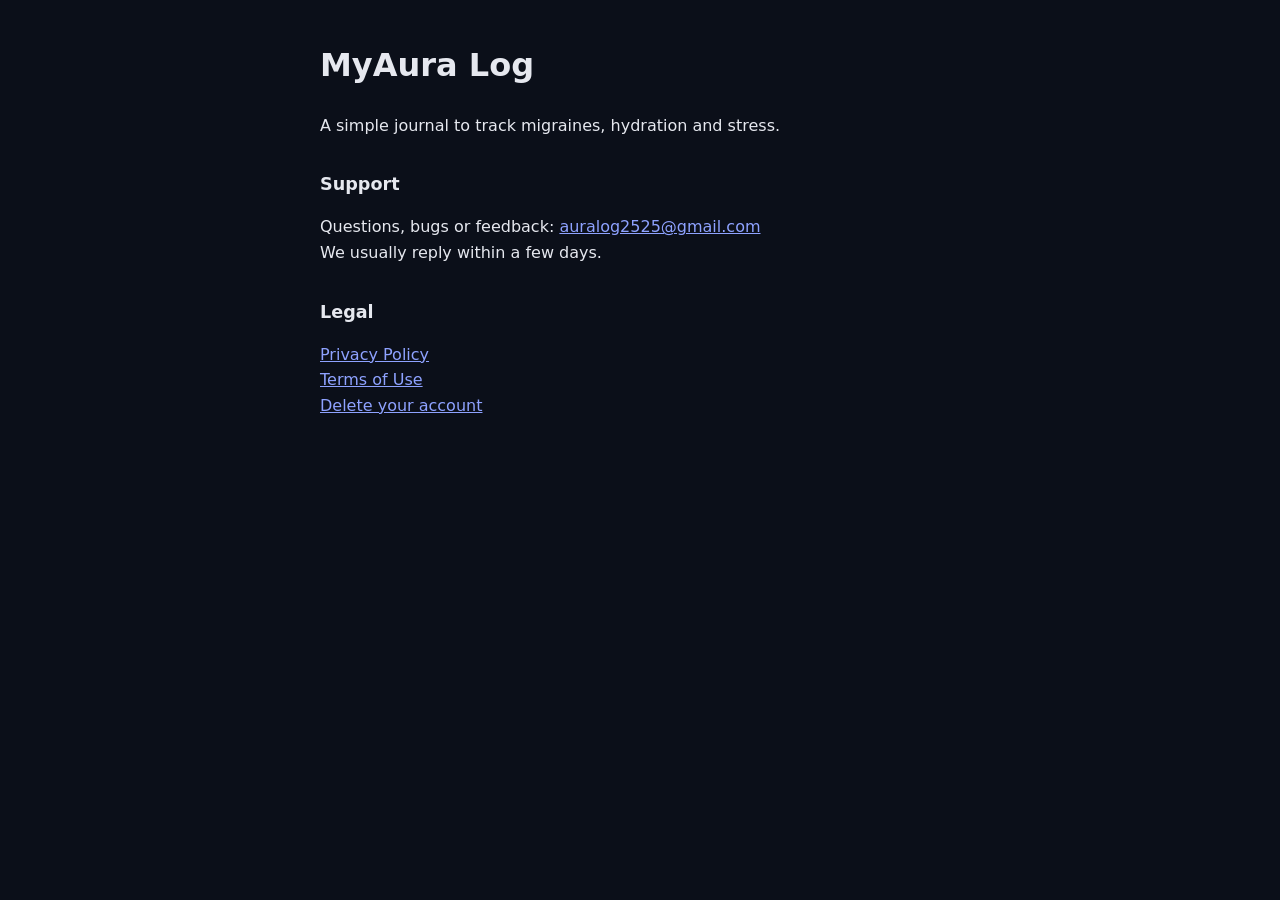
<file: index.html>
<!DOCTYPE html>
<html lang="en"><head><meta charset="utf-8">
<meta name="viewport" content="width=device-width, initial-scale=1">
<title>MyAura Log</title>
<style>
 body{font-family:-apple-system,system-ui,sans-serif;background:#0b0f19;color:#e6e8ef;max-width:640px;margin:40px auto;padding:0 20px;line-height:1.6}
 a{color:#8ea2ff} h2{margin-top:32px;font-size:1.1em}
</style></head>
<body>
<h1>MyAura Log</h1>
<p>A simple journal to track migraines, hydration and stress.</p>

<h2>Support</h2>
<p>Questions, bugs or feedback: <a href="mailto:auralog2525@gmail.com">auralog2525@gmail.com</a><br>
We usually reply within a few days.</p>

<h2>Legal</h2>
<p><a href="privacy/">Privacy Policy</a><br>
<a href="terms/">Terms of Use</a><br>
<a href="delete-account/">Delete your account</a></p>
</body></html>
</file>
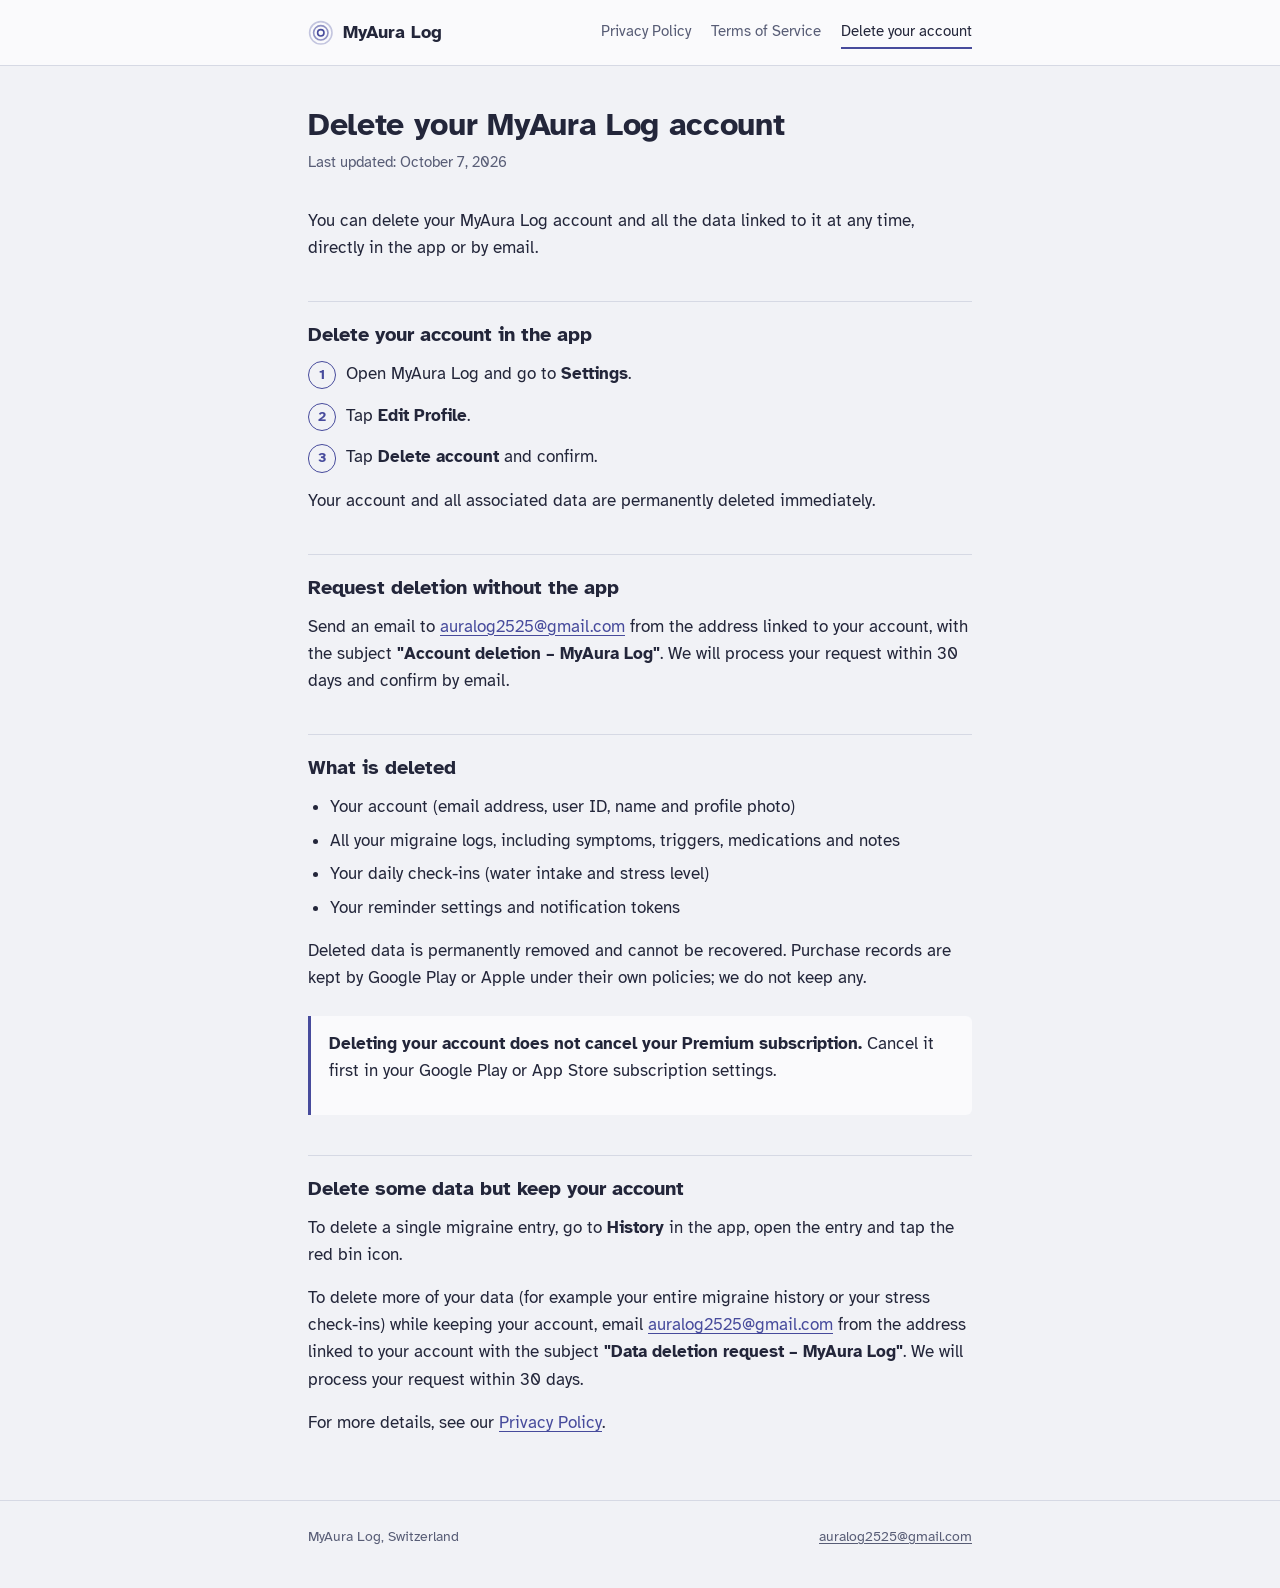
<file: delete-account/index.html>
<!DOCTYPE html>
<html lang="en">
<head>
<meta charset="utf-8">
<meta name="viewport" content="width=device-width, initial-scale=1">
<title>Delete your account – MyAura Log</title>
<meta name="description" content="How to delete your MyAura Log account and data.">
<link rel="preconnect" href="https://fonts.googleapis.com">
<link rel="preconnect" href="https://fonts.gstatic.com" crossorigin>
<link href="https://fonts.googleapis.com/css2?family=Atkinson+Hyperlegible:wght@400;700&display=swap" rel="stylesheet">
<link rel="stylesheet" href="/assets/site.css">
</head>
<body>
<header class="site-header">
  <div class="inner">
    <a class="brand" href="/">
      <svg viewBox="0 0 32 32" fill="none" stroke="currentColor" stroke-width="2" aria-hidden="true"><circle cx="16" cy="16" r="4"/><circle cx="16" cy="16" r="9" opacity=".6"/><circle cx="16" cy="16" r="14" opacity=".3"/></svg>
      MyAura Log
    </a>
    <nav class="site-nav" aria-label="Legal pages">
      <a href="/privacy/">Privacy Policy</a>
      <a href="/terms/">Terms of Service</a>
      <a href="/delete-account/" aria-current="page">Delete your account</a>
    </nav>
  </div>
</header>
<main>
<h1>Delete your MyAura Log account</h1>
<p class="updated">Last updated: October 7, 2026</p>

<p>You can delete your MyAura Log account and all the data linked to it at any time, directly in the app or by email.</p>

<h2>Delete your account in the app</h2>
<ol class="steps">
  <li>Open MyAura Log and go to <strong>Settings</strong>.</li>
  <li>Tap <strong>Edit Profile</strong>.</li>
  <li>Tap <strong>Delete account</strong> and confirm.</li>
</ol>
<p>Your account and all associated data are permanently deleted immediately.</p>

<h2>Request deletion without the app</h2>
<p>Send an email to <a href="mailto:auralog2525@gmail.com?subject=Account%20deletion%20%E2%80%93%20MyAura%20Log">auralog2525@gmail.com</a> from the address linked to your account, with the subject <strong>"Account deletion – MyAura Log"</strong>. We will process your request within 30 days and confirm by email.</p>

<h2>What is deleted</h2>
<ul>
  <li>Your account (email address, user ID, name and profile photo)</li>
  <li>All your migraine logs, including symptoms, triggers, medications and notes</li>
  <li>Your daily check-ins (water intake and stress level)</li>
  <li>Your reminder settings and notification tokens</li>
</ul>
<p>Deleted data is permanently removed and cannot be recovered. Purchase records are kept by Google Play or Apple under their own policies; we do not keep any.</p>

<div class="note">
  <p><strong>Deleting your account does not cancel your Premium subscription.</strong> Cancel it first in your Google Play or App Store subscription settings.</p>
</div>

<h2>Delete some data but keep your account</h2>
<p>To delete a single migraine entry, go to <strong>History</strong> in the app, open the entry and tap the red bin icon.</p>
<p>To delete more of your data (for example your entire migraine history or your stress check-ins) while keeping your account, email <a href="mailto:auralog2525@gmail.com?subject=Data%20deletion%20request%20%E2%80%93%20MyAura%20Log">auralog2525@gmail.com</a> from the address linked to your account with the subject <strong>"Data deletion request – MyAura Log"</strong>. We will process your request within 30 days.</p>

<p>For more details, see our <a href="/privacy/">Privacy Policy</a>.</p>
</main>
<footer class="site-footer">
  <div class="inner">
    <span>MyAura Log, Switzerland</span>
    <a href="mailto:auralog2525@gmail.com">auralog2525@gmail.com</a>
  </div>
</footer>
</body>
</html>
</file>
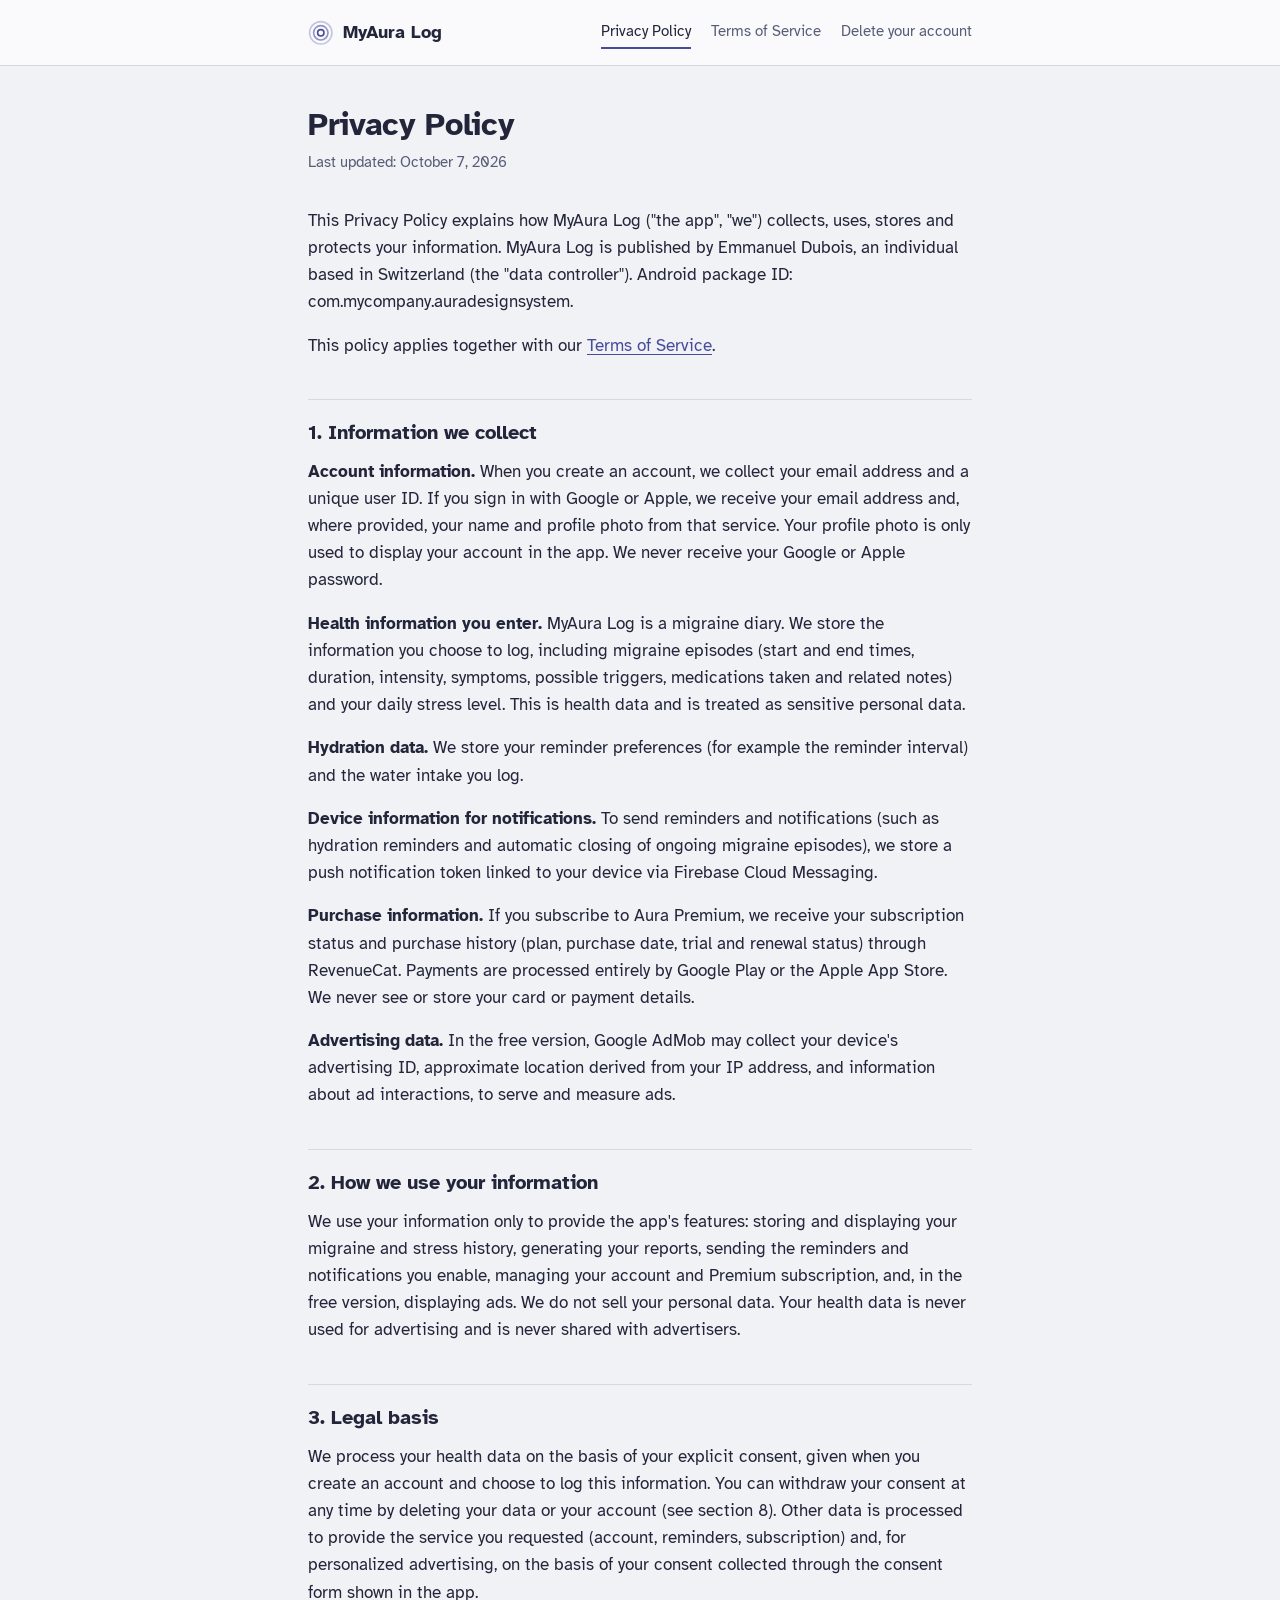
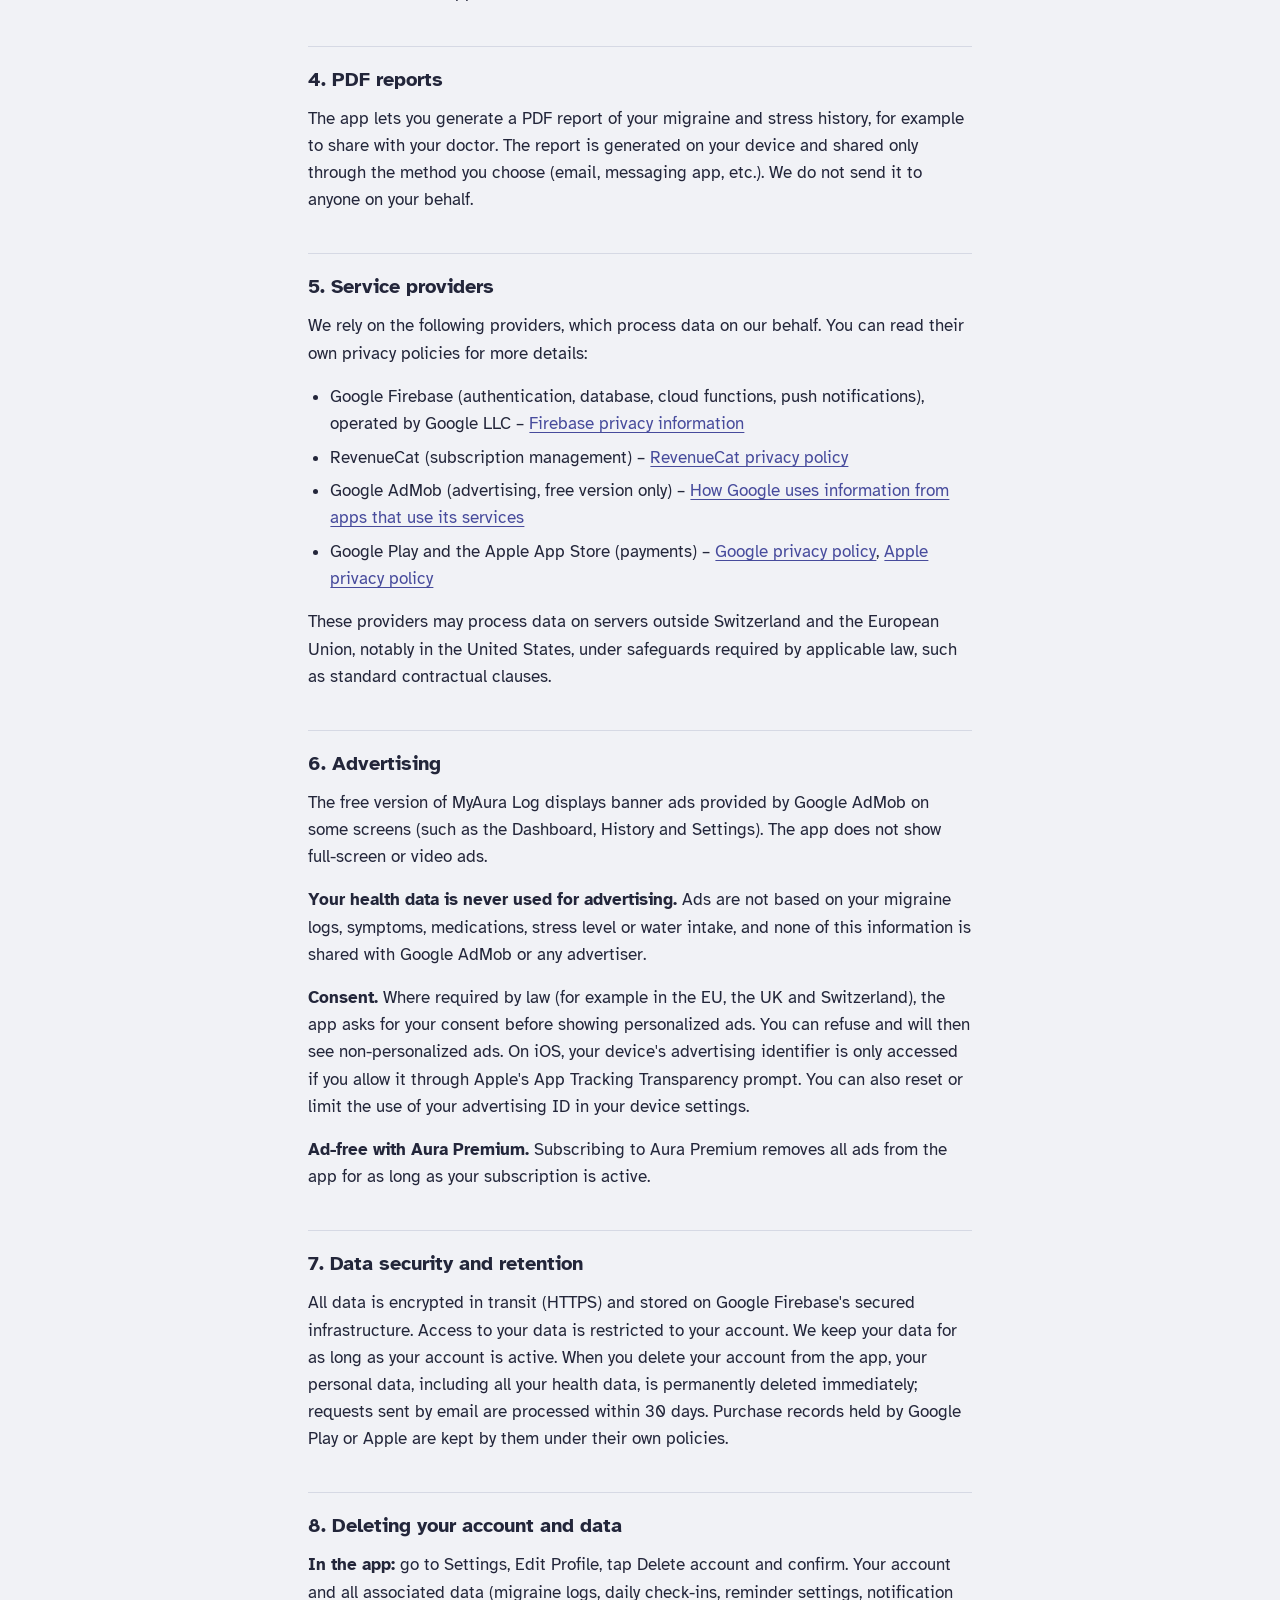
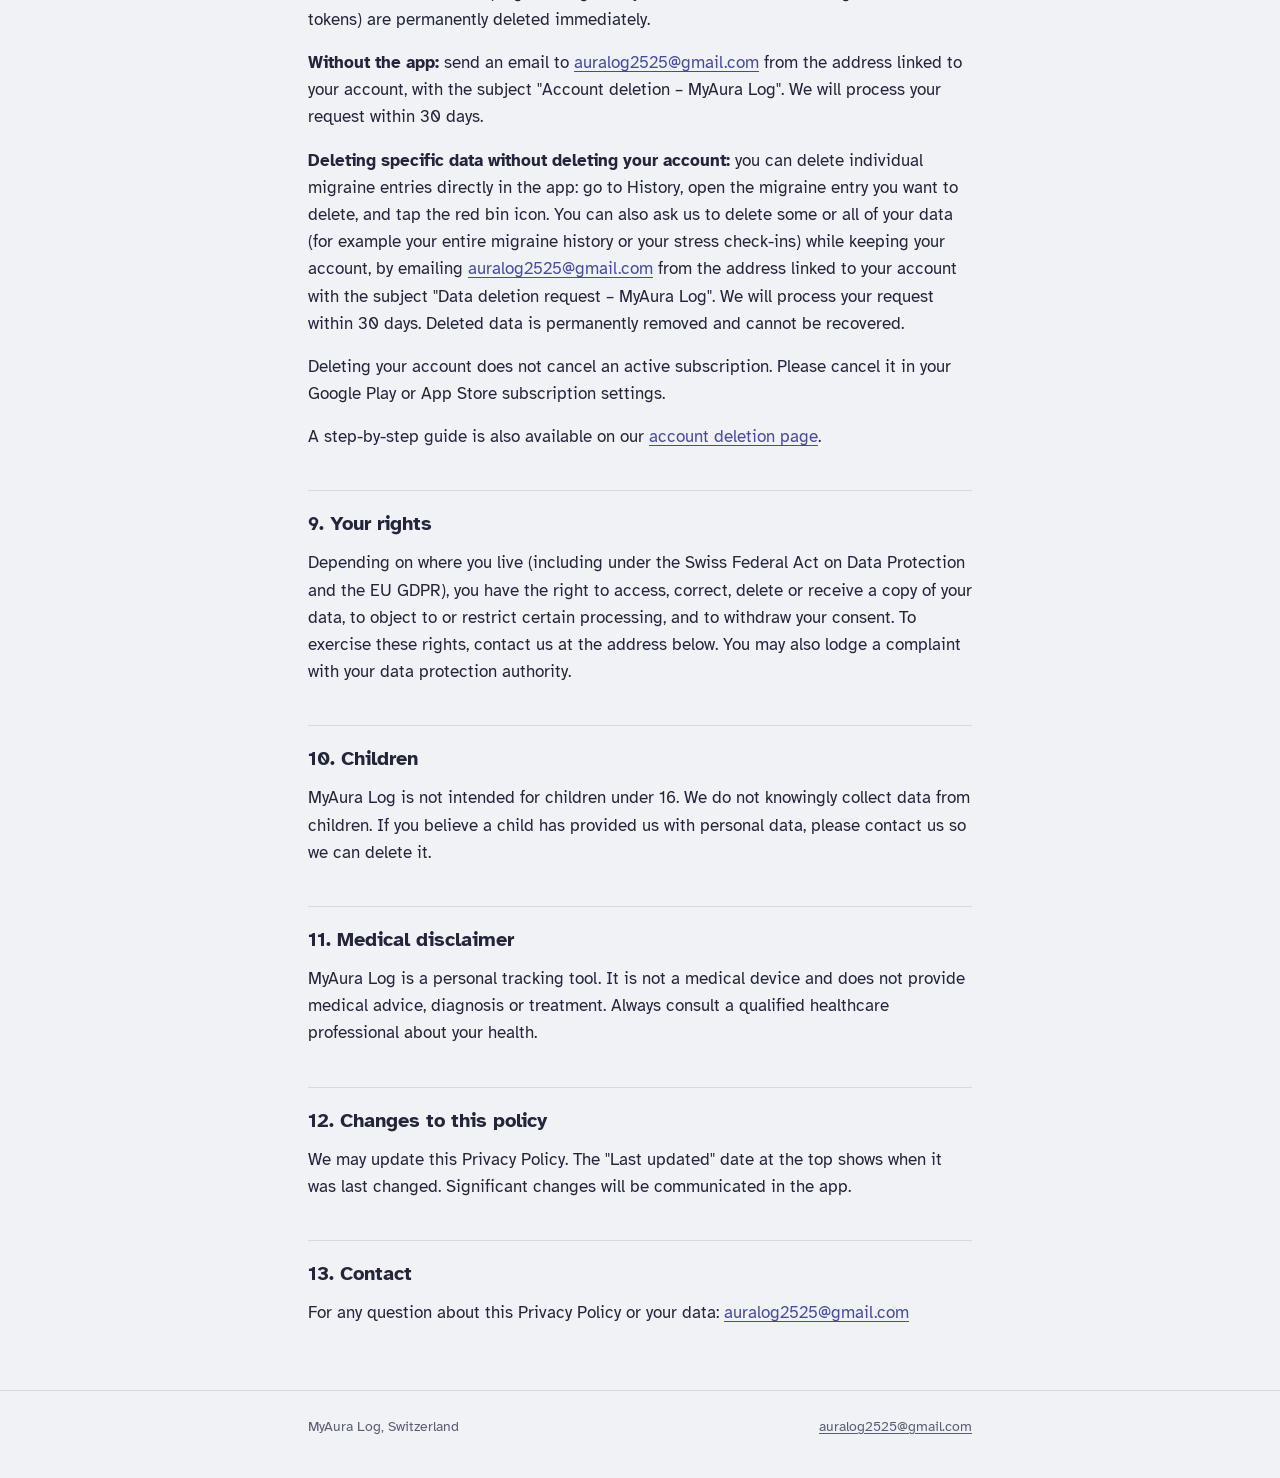
<file: privacy/index.html>
<!DOCTYPE html>
<html lang="en">
<head>
<meta charset="utf-8">
<meta name="viewport" content="width=device-width, initial-scale=1">
<title>Privacy Policy – MyAura Log</title>
<meta name="description" content="How MyAura Log collects, uses and protects your data.">
<link rel="preconnect" href="https://fonts.googleapis.com">
<link rel="preconnect" href="https://fonts.gstatic.com" crossorigin>
<link href="https://fonts.googleapis.com/css2?family=Atkinson+Hyperlegible:wght@400;700&display=swap" rel="stylesheet">
<link rel="stylesheet" href="/assets/site.css">
</head>
<body>
<header class="site-header">
  <div class="inner">
    <a class="brand" href="/">
      <svg viewBox="0 0 32 32" fill="none" stroke="currentColor" stroke-width="2" aria-hidden="true"><circle cx="16" cy="16" r="4"/><circle cx="16" cy="16" r="9" opacity=".6"/><circle cx="16" cy="16" r="14" opacity=".3"/></svg>
      MyAura Log
    </a>
    <nav class="site-nav" aria-label="Legal pages">
      <a href="/privacy/" aria-current="page">Privacy Policy</a>
      <a href="/terms/">Terms of Service</a>
      <a href="/delete-account/">Delete your account</a>
    </nav>
  </div>
</header>
<main>
<h1>Privacy Policy</h1>
<p class="updated">Last updated: October 7, 2026</p>

<p>This Privacy Policy explains how MyAura Log ("the app", "we") collects, uses, stores and protects your information. MyAura Log is published by Emmanuel Dubois, an individual based in Switzerland (the "data controller"). Android package ID: com.mycompany.auradesignsystem.</p>
<p>This policy applies together with our <a href="/terms/">Terms of Service</a>.</p>

<h2>1. Information we collect</h2>
<p><strong>Account information.</strong> When you create an account, we collect your email address and a unique user ID. If you sign in with Google or Apple, we receive your email address and, where provided, your name and profile photo from that service. Your profile photo is only used to display your account in the app. We never receive your Google or Apple password.</p>
<p><strong>Health information you enter.</strong> MyAura Log is a migraine diary. We store the information you choose to log, including migraine episodes (start and end times, duration, intensity, symptoms, possible triggers, medications taken and related notes) and your daily stress level. This is health data and is treated as sensitive personal data.</p>
<p><strong>Hydration data.</strong> We store your reminder preferences (for example the reminder interval) and the water intake you log.</p>
<p><strong>Device information for notifications.</strong> To send reminders and notifications (such as hydration reminders and automatic closing of ongoing migraine episodes), we store a push notification token linked to your device via Firebase Cloud Messaging.</p>
<p><strong>Purchase information.</strong> If you subscribe to Aura Premium, we receive your subscription status and purchase history (plan, purchase date, trial and renewal status) through RevenueCat. Payments are processed entirely by Google Play or the Apple App Store. We never see or store your card or payment details.</p>
<p><strong>Advertising data.</strong> In the free version, Google AdMob may collect your device's advertising ID, approximate location derived from your IP address, and information about ad interactions, to serve and measure ads.</p>

<h2>2. How we use your information</h2>
<p>We use your information only to provide the app's features: storing and displaying your migraine and stress history, generating your reports, sending the reminders and notifications you enable, managing your account and Premium subscription, and, in the free version, displaying ads. We do not sell your personal data. Your health data is never used for advertising and is never shared with advertisers.</p>

<h2>3. Legal basis</h2>
<p>We process your health data on the basis of your explicit consent, given when you create an account and choose to log this information. You can withdraw your consent at any time by deleting your data or your account (see section 8). Other data is processed to provide the service you requested (account, reminders, subscription) and, for personalized advertising, on the basis of your consent collected through the consent form shown in the app.</p>

<h2>4. PDF reports</h2>
<p>The app lets you generate a PDF report of your migraine and stress history, for example to share with your doctor. The report is generated on your device and shared only through the method you choose (email, messaging app, etc.). We do not send it to anyone on your behalf.</p>

<h2>5. Service providers</h2>
<p>We rely on the following providers, which process data on our behalf. You can read their own privacy policies for more details:</p>
<ul>
  <li>Google Firebase (authentication, database, cloud functions, push notifications), operated by Google LLC – <a href="https://firebase.google.com/support/privacy">Firebase privacy information</a></li>
  <li>RevenueCat (subscription management) – <a href="https://www.revenuecat.com/privacy">RevenueCat privacy policy</a></li>
  <li>Google AdMob (advertising, free version only) – <a href="https://policies.google.com/technologies/partner-sites">How Google uses information from apps that use its services</a></li>
  <li>Google Play and the Apple App Store (payments) – <a href="https://policies.google.com/privacy">Google privacy policy</a>, <a href="https://www.apple.com/legal/privacy/">Apple privacy policy</a></li>
</ul>
<p>These providers may process data on servers outside Switzerland and the European Union, notably in the United States, under safeguards required by applicable law, such as standard contractual clauses.</p>

<h2>6. Advertising</h2>
<p>The free version of MyAura Log displays banner ads provided by Google AdMob on some screens (such as the Dashboard, History and Settings). The app does not show full-screen or video ads.</p>
<p><strong>Your health data is never used for advertising.</strong> Ads are not based on your migraine logs, symptoms, medications, stress level or water intake, and none of this information is shared with Google AdMob or any advertiser.</p>
<p><strong>Consent.</strong> Where required by law (for example in the EU, the UK and Switzerland), the app asks for your consent before showing personalized ads. You can refuse and will then see non-personalized ads. On iOS, your device's advertising identifier is only accessed if you allow it through Apple's App Tracking Transparency prompt. You can also reset or limit the use of your advertising ID in your device settings.</p>
<p><strong>Ad-free with Aura Premium.</strong> Subscribing to Aura Premium removes all ads from the app for as long as your subscription is active.</p>

<h2>7. Data security and retention</h2>
<p>All data is encrypted in transit (HTTPS) and stored on Google Firebase's secured infrastructure. Access to your data is restricted to your account. We keep your data for as long as your account is active. When you delete your account from the app, your personal data, including all your health data, is permanently deleted immediately; requests sent by email are processed within 30 days. Purchase records held by Google Play or Apple are kept by them under their own policies.</p>

<h2>8. Deleting your account and data</h2>
<p><strong>In the app:</strong> go to Settings, Edit Profile, tap Delete account and confirm. Your account and all associated data (migraine logs, daily check-ins, reminder settings, notification tokens) are permanently deleted immediately.</p>
<p><strong>Without the app:</strong> send an email to <a href="mailto:auralog2525@gmail.com">auralog2525@gmail.com</a> from the address linked to your account, with the subject "Account deletion – MyAura Log". We will process your request within 30 days.</p>
<p><strong>Deleting specific data without deleting your account:</strong> you can delete individual migraine entries directly in the app: go to History, open the migraine entry you want to delete, and tap the red bin icon. You can also ask us to delete some or all of your data (for example your entire migraine history or your stress check-ins) while keeping your account, by emailing <a href="mailto:auralog2525@gmail.com">auralog2525@gmail.com</a> from the address linked to your account with the subject "Data deletion request – MyAura Log". We will process your request within 30 days. Deleted data is permanently removed and cannot be recovered.</p>
<p>Deleting your account does not cancel an active subscription. Please cancel it in your Google Play or App Store subscription settings.</p>
<p>A step-by-step guide is also available on our <a href="/delete-account/">account deletion page</a>.</p>

<h2>9. Your rights</h2>
<p>Depending on where you live (including under the Swiss Federal Act on Data Protection and the EU GDPR), you have the right to access, correct, delete or receive a copy of your data, to object to or restrict certain processing, and to withdraw your consent. To exercise these rights, contact us at the address below. You may also lodge a complaint with your data protection authority.</p>

<h2>10. Children</h2>
<p>MyAura Log is not intended for children under 16. We do not knowingly collect data from children. If you believe a child has provided us with personal data, please contact us so we can delete it.</p>

<h2>11. Medical disclaimer</h2>
<p>MyAura Log is a personal tracking tool. It is not a medical device and does not provide medical advice, diagnosis or treatment. Always consult a qualified healthcare professional about your health.</p>

<h2>12. Changes to this policy</h2>
<p>We may update this Privacy Policy. The "Last updated" date at the top shows when it was last changed. Significant changes will be communicated in the app.</p>

<h2>13. Contact</h2>
<p>For any question about this Privacy Policy or your data: <a href="mailto:auralog2525@gmail.com">auralog2525@gmail.com</a></p>
</main>
<footer class="site-footer">
  <div class="inner">
    <span>MyAura Log, Switzerland</span>
    <a href="mailto:auralog2525@gmail.com">auralog2525@gmail.com</a>
  </div>
</footer>
</body>
</html>
</file>
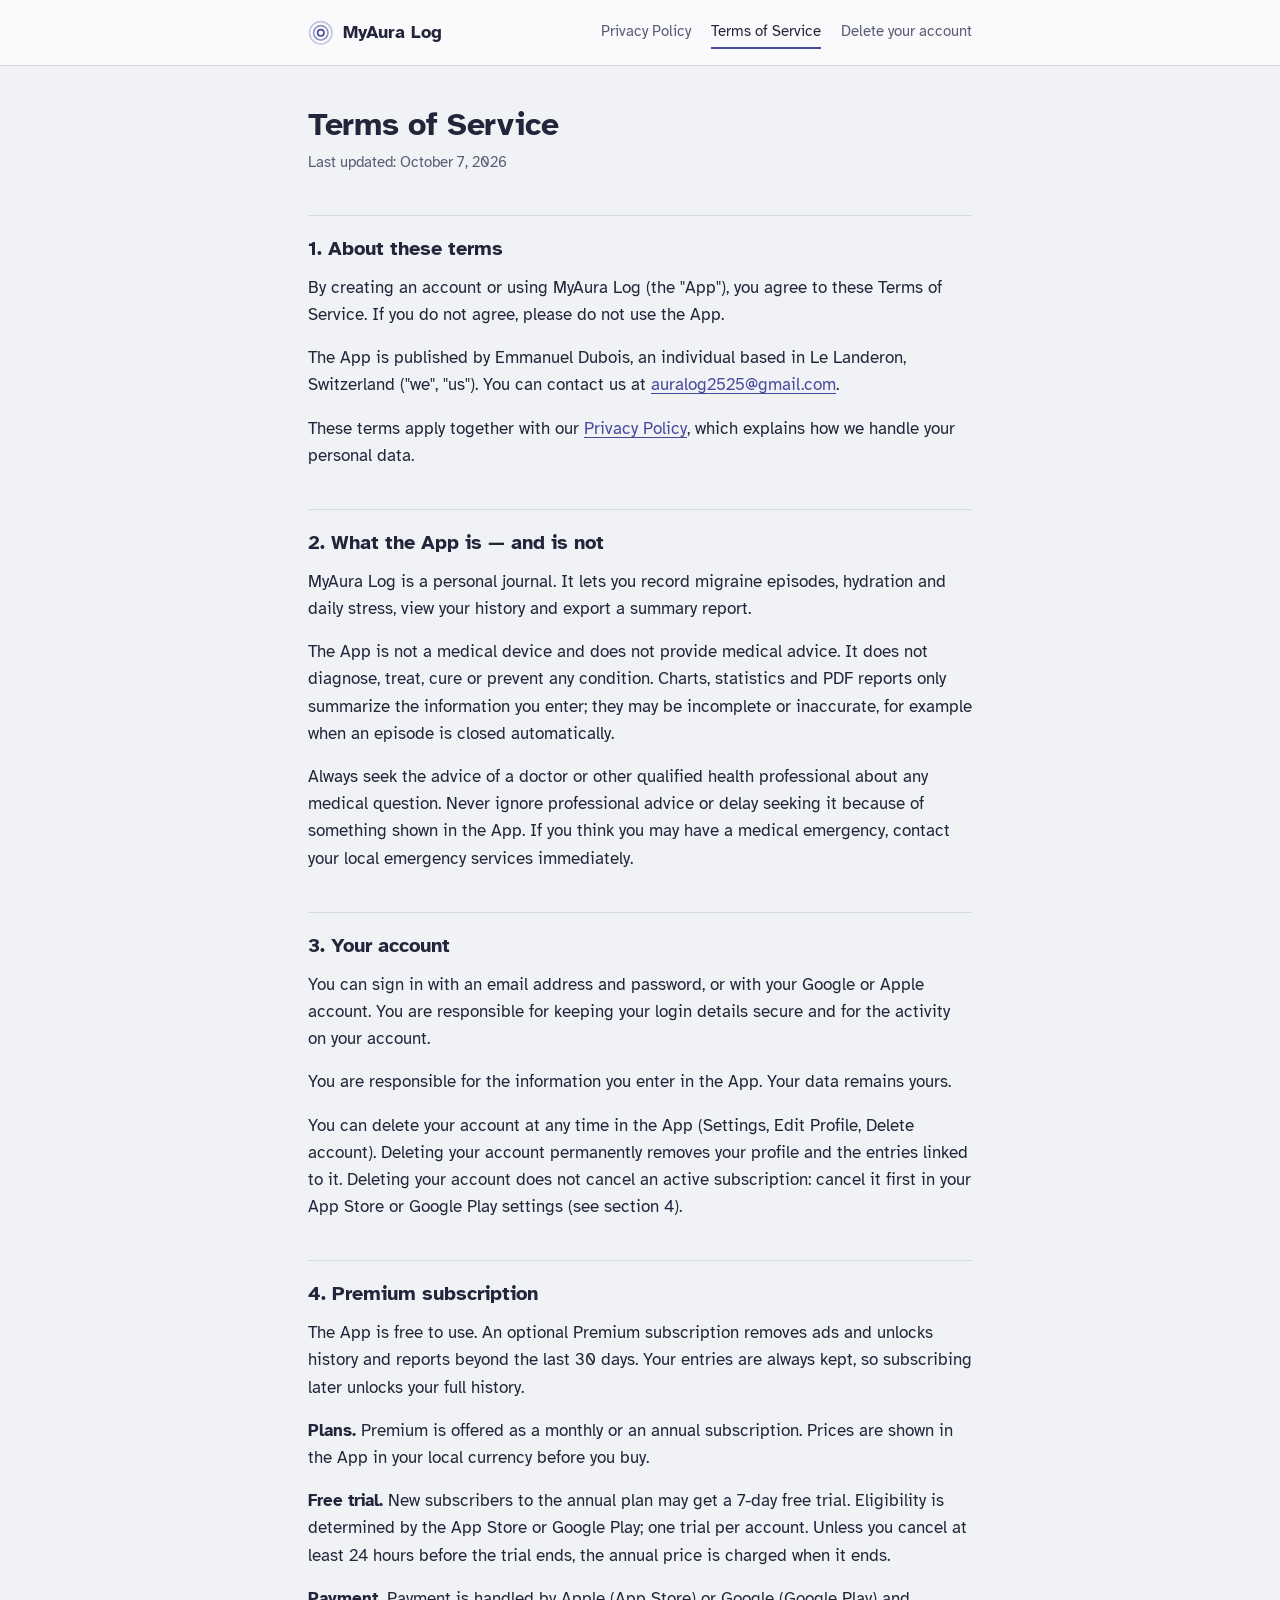
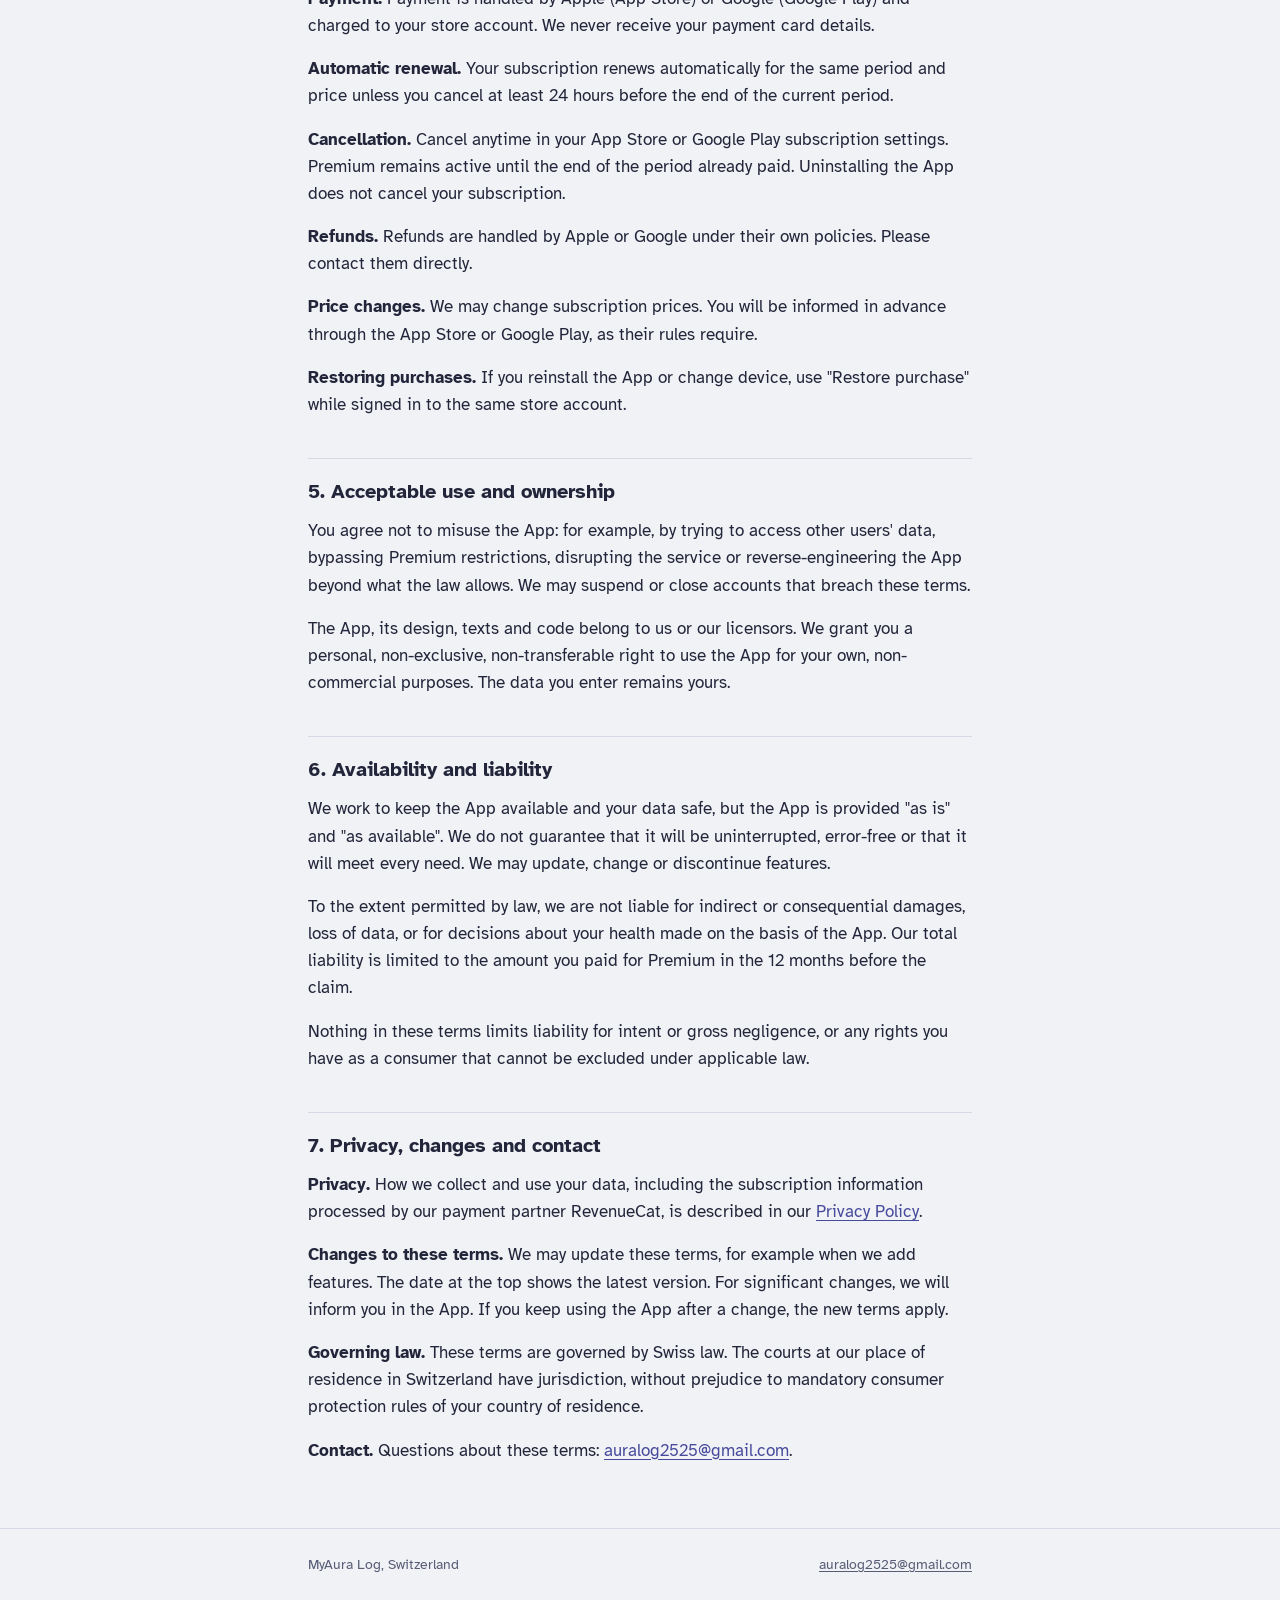
<file: terms/index.html>
<!DOCTYPE html>
<html lang="en">
<head>
<meta charset="utf-8">
<meta name="viewport" content="width=device-width, initial-scale=1">
<title>Terms of Service – MyAura Log</title>
<meta name="description" content="Terms of Service for the MyAura Log app and Aura Premium subscription.">
<link rel="preconnect" href="https://fonts.googleapis.com">
<link rel="preconnect" href="https://fonts.gstatic.com" crossorigin>
<link href="https://fonts.googleapis.com/css2?family=Atkinson+Hyperlegible:wght@400;700&display=swap" rel="stylesheet">
<link rel="stylesheet" href="/assets/site.css">
</head>
<body>
<header class="site-header">
  <div class="inner">
    <a class="brand" href="/">
      <svg viewBox="0 0 32 32" fill="none" stroke="currentColor" stroke-width="2" aria-hidden="true"><circle cx="16" cy="16" r="4"/><circle cx="16" cy="16" r="9" opacity=".6"/><circle cx="16" cy="16" r="14" opacity=".3"/></svg>
      MyAura Log
    </a>
    <nav class="site-nav" aria-label="Legal pages">
      <a href="/privacy/">Privacy Policy</a>
      <a href="/terms/" aria-current="page">Terms of Service</a>
      <a href="/delete-account/">Delete your account</a>
    </nav>
  </div>
</header>
<main>
<h1>Terms of Service</h1>
<p class="updated">Last updated: October 7, 2026</p>

<h2>1. About these terms</h2>
<p>By creating an account or using MyAura Log (the "App"), you agree to these Terms of Service. If you do not agree, please do not use the App.</p>
<p>The App is published by Emmanuel Dubois, an individual based in Le Landeron, Switzerland ("we", "us"). You can contact us at <a href="mailto:auralog2525@gmail.com">auralog2525@gmail.com</a>.</p>
<p>These terms apply together with our <a href="/privacy/">Privacy Policy</a>, which explains how we handle your personal data.</p>

<h2>2. What the App is — and is not</h2>
<p>MyAura Log is a personal journal. It lets you record migraine episodes, hydration and daily stress, view your history and export a summary report.</p>
<p>The App is not a medical device and does not provide medical advice. It does not diagnose, treat, cure or prevent any condition. Charts, statistics and PDF reports only summarize the information you enter; they may be incomplete or inaccurate, for example when an episode is closed automatically.</p>
<p>Always seek the advice of a doctor or other qualified health professional about any medical question. Never ignore professional advice or delay seeking it because of something shown in the App. If you think you may have a medical emergency, contact your local emergency services immediately.</p>

<h2>3. Your account</h2>
<p>You can sign in with an email address and password, or with your Google or Apple account. You are responsible for keeping your login details secure and for the activity on your account.</p>
<p>You are responsible for the information you enter in the App. Your data remains yours.</p>
<p>You can delete your account at any time in the App (Settings, Edit Profile, Delete account). Deleting your account permanently removes your profile and the entries linked to it. Deleting your account does not cancel an active subscription: cancel it first in your App Store or Google Play settings (see section 4).</p>

<h2>4. Premium subscription</h2>
<p>The App is free to use. An optional Premium subscription removes ads and unlocks history and reports beyond the last 30 days. Your entries are always kept, so subscribing later unlocks your full history.</p>
<p><strong>Plans.</strong> Premium is offered as a monthly or an annual subscription. Prices are shown in the App in your local currency before you buy.</p>
<p><strong>Free trial.</strong> New subscribers to the annual plan may get a 7-day free trial. Eligibility is determined by the App Store or Google Play; one trial per account. Unless you cancel at least 24 hours before the trial ends, the annual price is charged when it ends.</p>
<p><strong>Payment.</strong> Payment is handled by Apple (App Store) or Google (Google Play) and charged to your store account. We never receive your payment card details.</p>
<p><strong>Automatic renewal.</strong> Your subscription renews automatically for the same period and price unless you cancel at least 24 hours before the end of the current period.</p>
<p><strong>Cancellation.</strong> Cancel anytime in your App Store or Google Play subscription settings. Premium remains active until the end of the period already paid. Uninstalling the App does not cancel your subscription.</p>
<p><strong>Refunds.</strong> Refunds are handled by Apple or Google under their own policies. Please contact them directly.</p>
<p><strong>Price changes.</strong> We may change subscription prices. You will be informed in advance through the App Store or Google Play, as their rules require.</p>
<p><strong>Restoring purchases.</strong> If you reinstall the App or change device, use "Restore purchase" while signed in to the same store account.</p>

<h2>5. Acceptable use and ownership</h2>
<p>You agree not to misuse the App: for example, by trying to access other users' data, bypassing Premium restrictions, disrupting the service or reverse-engineering the App beyond what the law allows. We may suspend or close accounts that breach these terms.</p>
<p>The App, its design, texts and code belong to us or our licensors. We grant you a personal, non-exclusive, non-transferable right to use the App for your own, non-commercial purposes. The data you enter remains yours.</p>

<h2>6. Availability and liability</h2>
<p>We work to keep the App available and your data safe, but the App is provided "as is" and "as available". We do not guarantee that it will be uninterrupted, error-free or that it will meet every need. We may update, change or discontinue features.</p>
<p>To the extent permitted by law, we are not liable for indirect or consequential damages, loss of data, or for decisions about your health made on the basis of the App. Our total liability is limited to the amount you paid for Premium in the 12 months before the claim.</p>
<p>Nothing in these terms limits liability for intent or gross negligence, or any rights you have as a consumer that cannot be excluded under applicable law.</p>

<h2>7. Privacy, changes and contact</h2>
<p><strong>Privacy.</strong> How we collect and use your data, including the subscription information processed by our payment partner RevenueCat, is described in our <a href="/privacy/">Privacy Policy</a>.</p>
<p><strong>Changes to these terms.</strong> We may update these terms, for example when we add features. The date at the top shows the latest version. For significant changes, we will inform you in the App. If you keep using the App after a change, the new terms apply.</p>
<p><strong>Governing law.</strong> These terms are governed by Swiss law. The courts at our place of residence in Switzerland have jurisdiction, without prejudice to mandatory consumer protection rules of your country of residence.</p>
<p><strong>Contact.</strong> Questions about these terms: <a href="mailto:auralog2525@gmail.com">auralog2525@gmail.com</a>.</p>
</main>
<footer class="site-footer">
  <div class="inner">
    <span>MyAura Log, Switzerland</span>
    <a href="mailto:auralog2525@gmail.com">auralog2525@gmail.com</a>
  </div>
</footer>
</body>
</html>
</file>
<file: assets/site.css>
/* MyAura Log – legal pages. Low-glare palette for light-sensitive readers; follows the system dark mode. */
:root {
  --bg: #F1F2F6;
  --surface: #FAFAFC;
  --ink: #23263A;
  --muted: #585D76;
  --accent: #474B9C;
  --rule: #D6D9E4;
  color-scheme: light dark;
}
@media (prefers-color-scheme: dark) {
  :root {
    --bg: #15172A;
    --surface: #1B1E33;
    --ink: #E1E2EC;
    --muted: #A2A5BC;
    --accent: #ADB0F2;
    --rule: #2D3050;
  }
}
* { box-sizing: border-box; }
html { -webkit-text-size-adjust: 100%; }
body {
  margin: 0;
  background: var(--bg);
  color: var(--ink);
  font-family: "Atkinson Hyperlegible", system-ui, -apple-system, "Segoe UI", Roboto, sans-serif;
  font-size: 1.0625rem;
  line-height: 1.6;
}
a { color: var(--accent); text-underline-offset: 0.15em; }
a:focus-visible { outline: 2px solid var(--accent); outline-offset: 3px; border-radius: 2px; }

.site-header {
  border-bottom: 1px solid var(--rule);
  background: var(--surface);
}
.site-header .inner {
  max-width: 44rem;
  margin: 0 auto;
  padding: 1rem 1.25rem;
  display: flex;
  flex-wrap: wrap;
  align-items: center;
  justify-content: space-between;
  gap: 0.75rem 1.5rem;
}
.brand {
  display: inline-flex;
  align-items: center;
  gap: 0.6rem;
  color: var(--ink);
  text-decoration: none;
  font-weight: 700;
  font-size: 1.1rem;
}
.brand svg { width: 1.6rem; height: 1.6rem; color: var(--accent); }
.site-nav { display: flex; flex-wrap: wrap; gap: 0.25rem 1.25rem; font-size: 0.95rem; }
.site-nav a { color: var(--muted); text-decoration: none; padding: 0.2rem 0; }
.site-nav a:hover { color: var(--ink); }
.site-nav a[aria-current="page"] { color: var(--ink); border-bottom: 2px solid var(--accent); }

main {
  max-width: 44rem;
  margin: 0 auto;
  padding: 2.5rem 1.25rem 3rem;
}
h1 { font-size: 2rem; line-height: 1.2; margin: 0 0 0.4rem; letter-spacing: -0.01em; }
.updated { color: var(--muted); margin: 0 0 2rem; font-size: 0.95rem; }
h2 {
  font-size: 1.25rem;
  line-height: 1.3;
  margin: 2.5rem 0 0.75rem;
  padding-top: 1.25rem;
  border-top: 1px solid var(--rule);
}
h3 { font-size: 1.05rem; margin: 1.5rem 0 0.4rem; }
p, ul, ol { margin: 0 0 1rem; }
ul, ol { padding-left: 1.4rem; }
li { margin-bottom: 0.4rem; }
strong { font-weight: 700; }

.note {
  background: var(--surface);
  border-left: 3px solid var(--accent);
  padding: 0.9rem 1.1rem;
  margin: 1.5rem 0;
  border-radius: 0 6px 6px 0;
}
.steps { counter-reset: step; list-style: none; padding: 0; }
.steps li {
  counter-increment: step;
  position: relative;
  padding-left: 2.4rem;
  margin-bottom: 0.9rem;
}
.steps li::before {
  content: counter(step);
  position: absolute;
  left: 0;
  top: 0.05rem;
  width: 1.65rem;
  height: 1.65rem;
  border-radius: 50%;
  border: 1.5px solid var(--accent);
  color: var(--accent);
  font-weight: 700;
  font-size: 0.85rem;
  display: grid;
  place-items: center;
}

.site-footer {
  border-top: 1px solid var(--rule);
  color: var(--muted);
  font-size: 0.9rem;
}
.site-footer .inner {
  max-width: 44rem;
  margin: 0 auto;
  padding: 1.5rem 1.25rem 2.5rem;
  display: flex;
  flex-wrap: wrap;
  gap: 0.5rem 1.5rem;
  justify-content: space-between;
}
.site-footer a { color: var(--muted); }
</file>
